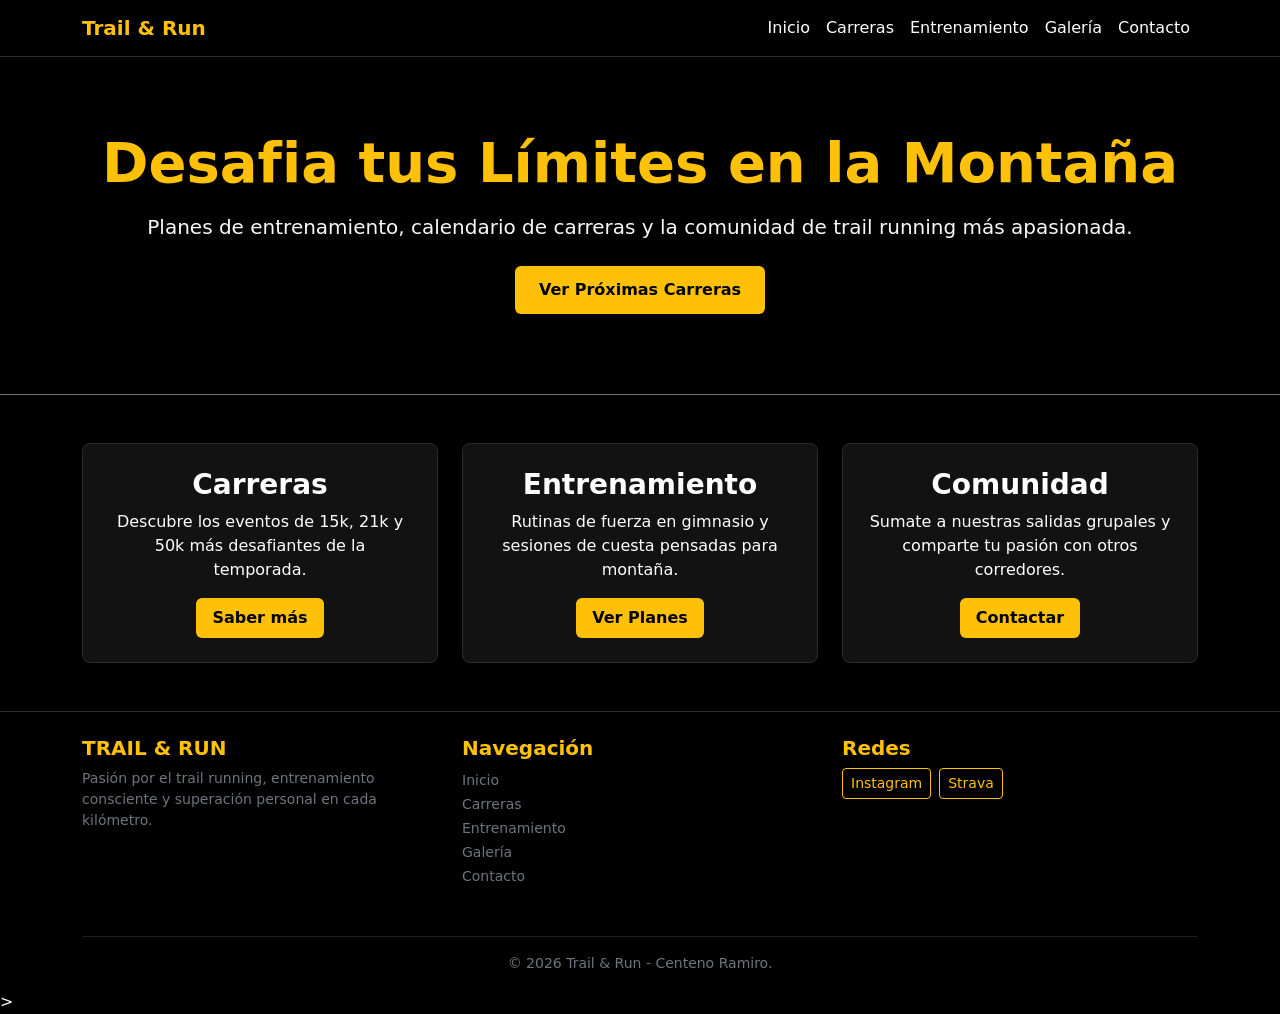
<file: index.html>
<!DOCTYPE html>
<html lang="es">

<head>
    <meta charset="UTF-8">
    <meta name="viewport" content="width=device-width, initial-scale=1.0">
    <!-- Meta etiqueta SEO -->
    <title>Trail & Run | Entrenamiento y Carreras de Trail Running</title>
    <meta name="description" content="Comunidad y entrenamiento de trail running. Descubri el calendario de carreras de montaña, rutinas de fuerza y planes personalizados para todos los niveles.">
    <meta name="keywords" content="trail running, carreras de montaña, entrenamiento de running, 15k, 21k, 50k, comunidad runner,atletismo">
    <meta name="author" content="Ramiro Centeno">
    
    <!-- Bootstrap CSS CDN -->
    <link href="https://cdn.jsdelivr.net/npm/bootstrap@5.3.3/dist/css/bootstrap.min.css" rel="stylesheet">
    <!-- CSS de AOS -->
    <link rel="stylesheet" href="https://unpkg.com/aos@next/dist/aos.css">
    <!-- Estilos Propios -->
    <link rel="stylesheet" href="css/style.css">
</head>

<body>

    <!-- NAVBAR -->
    <nav class="navbar navbar-expand-lg navbar-dark custom-navbar sticky-top">
        <div class="container">
            <a class="navbar-brand fw-bold text-warning" href="index.html">Trail & Run</a>
            <button class="navbar-toggler" type="button" data-bs-toggle="collapse" data-bs-target="#navbarNav"
                aria-controls="navbarNav" aria-expanded="false" aria-label="Toggle navigation">
                <span class="navbar-toggler-icon"></span>
            </button>
            <div class="collapse navbar-collapse" id="navbarNav">
                <ul class="navbar-nav ms-auto">
                    <li class="nav-item"><a class="nav-link active" aria-current="page" href="index.html">Inicio</a></li>
                    <li class="nav-item"><a class="nav-link" href="pages/carreras.html">Carreras</a></li>
                    <li class="nav-item"><a class="nav-link" href="pages/entrenamiento.html">Entrenamiento</a></li>
                    <li class="nav-item"><a class="nav-link" href="pages/galeria.html">Galería</a></li>
                    <li class="nav-item"><a class="nav-link" href="pages/contacto.html">Contacto</a></li>
                </ul>
            </div>
        </div>
    </nav>

    <!-- HERO SECTION -->
    <header class="py-5 text-center border-bottom border-secondary bg-black">
        <div class="container my-4">
            <h1 class="display-4 fw-bold text-warning">Desafia tus Límites en la Montaña</h1>
            <p class="lead my-3 text-light">Planes de entrenamiento, calendario de carreras y la comunidad de trail
                running más apasionada.</p>
            <a href="pages/carreras.html" class="btn-custom my-2">Ver Próximas Carreras</a>
        </div>
    </header>

    <!-- CONTENIDO PRINCIPAL -->
    <main class="container my-5">
        <section class="row g-4 text-center">
            <div class="col-md-4" data-aos="fade-up" data-aos-delay="100">
                <div class="p-4 custom-card h-100 d-flex flex-column justify-content-between">
                    <div>
                        <h3>Carreras</h3>
                        <p>Descubre los eventos de 15k, 21k y 50k más desafiantes de la temporada.</p>
                    </div>
                    <div>
                        <a href="pages/carreras.html" class="btn-custom py-2 px-3">Saber más</a>
                    </div>
                </div>
            </div>
            <div class="col-md-4" data-aos="fade-up" data-aos-delay="200">
                <div class="p-4 custom-card h-100 d-flex flex-column justify-content-between">
                    <div>
                        <h3>Entrenamiento</h3>
                        <p>Rutinas de fuerza en gimnasio y sesiones de cuesta pensadas para montaña.</p>
                    </div>
                    <div>
                        <a href="pages/entrenamiento.html" class="btn-custom py-2 px-3">Ver Planes</a>
                    </div>
                </div>
            </div>
            <div class="col-md-4" data-aos="fade-up" data-aos-delay="300">
                <div class="p-4 custom-card h-100 d-flex flex-column justify-content-between">
                    <div>
                        <h3>Comunidad</h3>
                        <p>Sumate a nuestras salidas grupales y comparte tu pasión con otros corredores.</p>
                    </div>
                    <div>
                        <a href="pages/contacto.html" class="btn-custom py-2 px-3">Contactar</a>
                    </div>
                </div>
            </div>
        </section>
    </main>

    <!-- FOOTER -->
    <footer class="custom-footer pt-4 pb-3">
        <div class="container">
            <div class="row text-center text-md-start">
                <div class="col-md-4 mb-3">
                    <h5 class="text-warning fw-bold">TRAIL & RUN</h5>
                    <p class="small text-secondary">Pasión por el trail running, entrenamiento consciente y superación
                        personal en cada kilómetro.</p>
                </div>
                <div class="col-md-4 mb-3">
                    <h5 class="text-warning fw-bold">Navegación</h5>
                    <ul class="list-unstyled">
                        <li><a href="index.html" class="footer-link small">Inicio</a></li>
                        <li><a href="pages/carreras.html" class="footer-link small">Carreras</a></li>
                        <li><a href="pages/entrenamiento.html" class="footer-link small">Entrenamiento</a></li>
                        <li><a href="pages/galeria.html" class="footer-link small">Galería</a></li>
                        <li><a href="pages/contacto.html" class="footer-link small">Contacto</a></li>
                    </ul>
                </div>
                <div class="col-md-4 mb-3">
                    <h5 class="text-warning fw-bold">Redes</h5>
                    <div class="d-flex gap-2 justify-content-center justify-content-md-start">
                        <a href="#" class="btn btn-outline-warning btn-sm">Instagram</a>
                        <a href="#" class="btn btn-outline-warning btn-sm">Strava</a>
                    </div>
                </div>
            </div>
            <hr class="border-secondary">
            <p class="text-center small text-secondary mb-0">&copy; 2026 Trail & Run - Centeno Ramiro.
            </p>
        </div>
    </footer>

    <!-- Bootstrap JS Bundle CDN -->
    <script src="https://cdn.jsdelivr.net/npm/bootstrap@5.3.3/dist/js/bootstrap.bundle.min.js"></script>

    <!-- JS de AOS e inicializacion -->
     <script src="https://unpkg.com/aos@next/dist/aos.js"></script>
     <script>
        AOS.init();
     </script>
</body>

</html>>
</file>
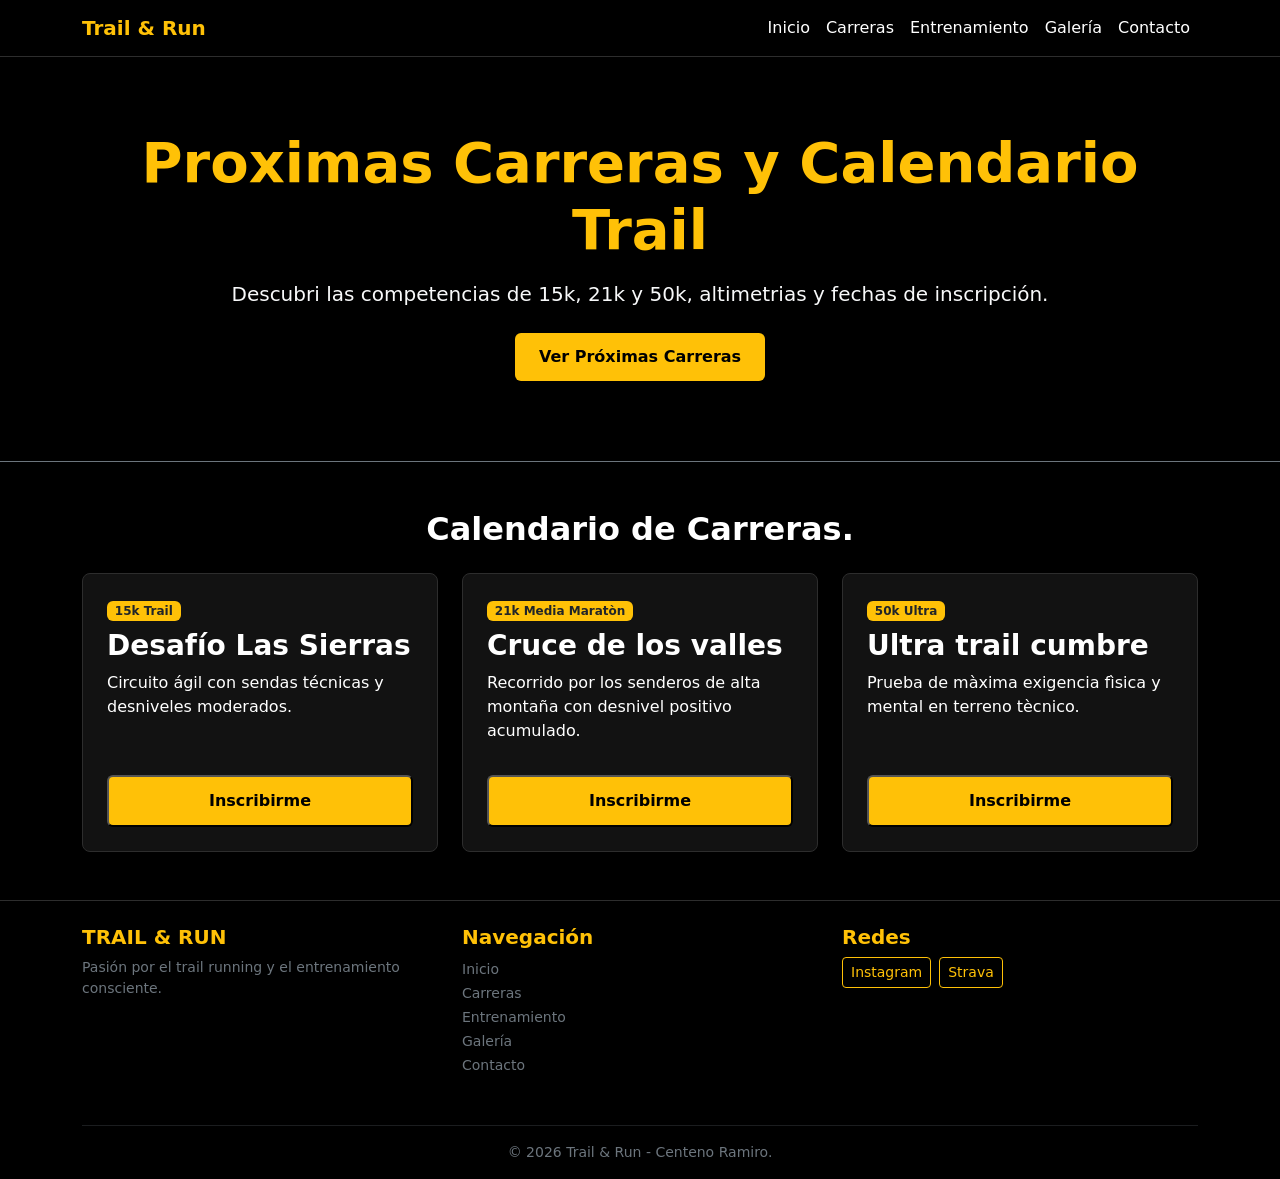
<file: pages/carreras.html>
<!DOCTYPE html>
<html lang="es">

<head>
    <meta charset="UTF-8">
    <meta name="viewport" content="width=device-width, initial-scale=1.0">
    <!-- Meta etiquetas SEO -->
    <title>Calendario de Carreras | Trail & Run</title>
    <meta name="description" content="Explora lasproximas carreras de trail running y ultramaratones de montaña. Distancias de 15k, 21k y 50k con altimetria y fechas de inscripcion.">
    <meta name="keywords" content="carreras de montaña, trail running argentina, maraton de montaña, 21k trail, 50k ultra, inscripcion carreras">
    <meta name="author" content="Ramiro Centeno">
    <!-- Bootstrap CSS CDN -->
    <link href="https://cdn.jsdelivr.net/npm/bootstrap@5.3.3/dist/css/bootstrap.min.css" rel="stylesheet">
    <link rel="stylesheet" href="https://unpkg.com/aos@next/dist/aos.css" />
    <link rel="stylesheet" href="../css/style.css">
</head>

<body>

    <!-- NAVBAR  -->
    <nav class="navbar navbar-expand-lg navbar-dark custom-navbar sticky-top">
        <div class="container">
            <a class="navbar-brand fw-bold text-warning" href="../index.html">Trail & Run</a>
            <button class="navbar-toggler" type="button" data-bs-toggle="collapse" data-bs-target="#navbarNav">
                <span class="navbar-toggler-icon"></span>
            </button>
            <div class="collapse navbar-collapse" id="navbarNav">
                <ul class="navbar-nav ms-auto">
                    <li class="nav-item"><a class="nav-link" href="../index.html">Inicio</a></li>
                    <li class="nav-item"><a class="nav-link active" aria-current="page"
                            href="./carreras.html">Carreras</a></li>
                    <li class="nav-item"><a class="nav-link" href="./entrenamiento.html">Entrenamiento</a></li>
                    <li class="nav-item"><a class="nav-link" href="./galeria.html">Galería</a></li>
                    <li class="nav-item"><a class="nav-link" href="./contacto.html">Contacto</a></li>
                </ul>
            </div>
        </div>
    </nav>

    <!-- HERO SECTION -->
    <header class="py-5 text-center border-bottom border-secondary bg-black">
        <div class="container my-4">
            <h1 class="display-4 fw-bold text-warning">Proximas Carreras y Calendario Trail</h1>
            <p class="lead my-3 text-light">Descubri las competencias de 15k, 21k y 50k, altimetrias y fechas de inscripción.</p>
            <a href="./carreras.html" class="btn-custom my-2">Ver Próximas Carreras</a>
        </div>
    </header>

    <main class="container my-5">
        <h2 class="text-center mb-4">Calendario de Carreras.</h2>

        <!-- Abre grilla -->
        <div class="row g-4">
            <!-- card 1 -->
            <div class="col-md-4" data-aos="fade-up">
                <div class="p-4 custom-card h-100 d-flex flex-column justify-content-between">
                    <div>
                        <span class="badge bg-warning text-dark mb-2 fw-bold">15k Trail</span>
                        <h3>Desafío Las Sierras</h3>
                        <p>Circuito ágil con sendas técnicas y desniveles moderados.</p>
                    </div>
                    <button class="btn-custom w-100 mt-3">Inscribirme</button>
                </div>
            </div>



            <!-- card 2 -->
            <div class="col-md-4" data-aos="fade-up" data-aos-delay="100">
                <div class="p-4 custom-card h-100 d-flex flex-column justify-content-between">
                    <div>
                        <span class="badge bg-warning text-dark mb-2 fw-bold">21k Media Maratòn</span>
                        <h3>Cruce de los valles</h3>
                        <p>Recorrido por los senderos de alta montaña con desnivel positivo acumulado.</p>
                    </div>
                    <button class="btn-custom w-100 mt-3">Inscribirme</button>
                </div>
            </div>


            <!-- card 3 -->
            <div class="col-md-4" data-aos="fade-up" data-aos-delay="200">
                <div class="p-4 custom-card h-100 d-flex flex-column justify-content-between">
                    <div>
                        <span class="badge bg-warning text-dark mb-2 fw-bold">50k Ultra</span>
                        <h3>Ultra trail cumbre</h3>
                        <p>Prueba de màxima exigencia fìsica y mental en terreno tècnico.</p>
                    </div>
                    <button class="btn-custom w-100 mt-3">Inscribirme</button>
                </div>
            </div>
        </div>
    </main>

    <!-- FOOTER -->
    <footer class="custom-footer pt-4 pb-3">
        <div class="container">
            <div class="row text-center text-md-start">
                <div class="col-md-4 mb-3">
                    <h5 class="text-warning fw-bold">TRAIL & RUN</h5>
                    <p class="small text-secondary">Pasión por el trail running y el entrenamiento consciente.</p>
                </div>
                <div class="col-md-4 mb-3">
                    <h5 class="text-warning fw-bold">Navegación</h5>
                    <ul class="list-unstyled">
                        <li><a href="../index.html" class="footer-link small">Inicio</a></li>
                        <li><a href="./carreras.html" class="footer-link small">Carreras</a></li>
                        <li><a href="./entrenamiento.html" class="footer-link small">Entrenamiento</a></li>
                        <li><a href="./galeria.html" class="footer-link small">Galería</a></li>
                        <li><a href="./contacto.html" class="footer-link small">Contacto</a></li>
                    </ul>
                </div>
                <div class="col-md-4 mb-3">
                    <h5 class="text-warning fw-bold">Redes</h5>
                    <div class="d-flex gap-2 justify-content-center justify-content-md-start">
                        <a href="#" class="btn btn-outline-warning btn-sm">Instagram</a>
                        <a href="#" class="btn btn-outline-warning btn-sm">Strava</a>
                    </div>
                </div>
            </div>
            <hr class="border-secondary">
            <p class="text-center small text-secondary mb-0">&copy; 2026 Trail & Run - Centeno Ramiro.
            </p>
        </div>
    </footer>

    <!-- Bootstrap JS CDN -->
    <script src="https://cdn.jsdelivr.net/npm/bootstrap@5.3.3/dist/js/bootstrap.bundle.min.js"></script>
    <script src="https://unpkg.com/aos@next/dist/aos.js"></script>
    <script>
        AOS.init();
    </script>
</body>

</html>
</file>
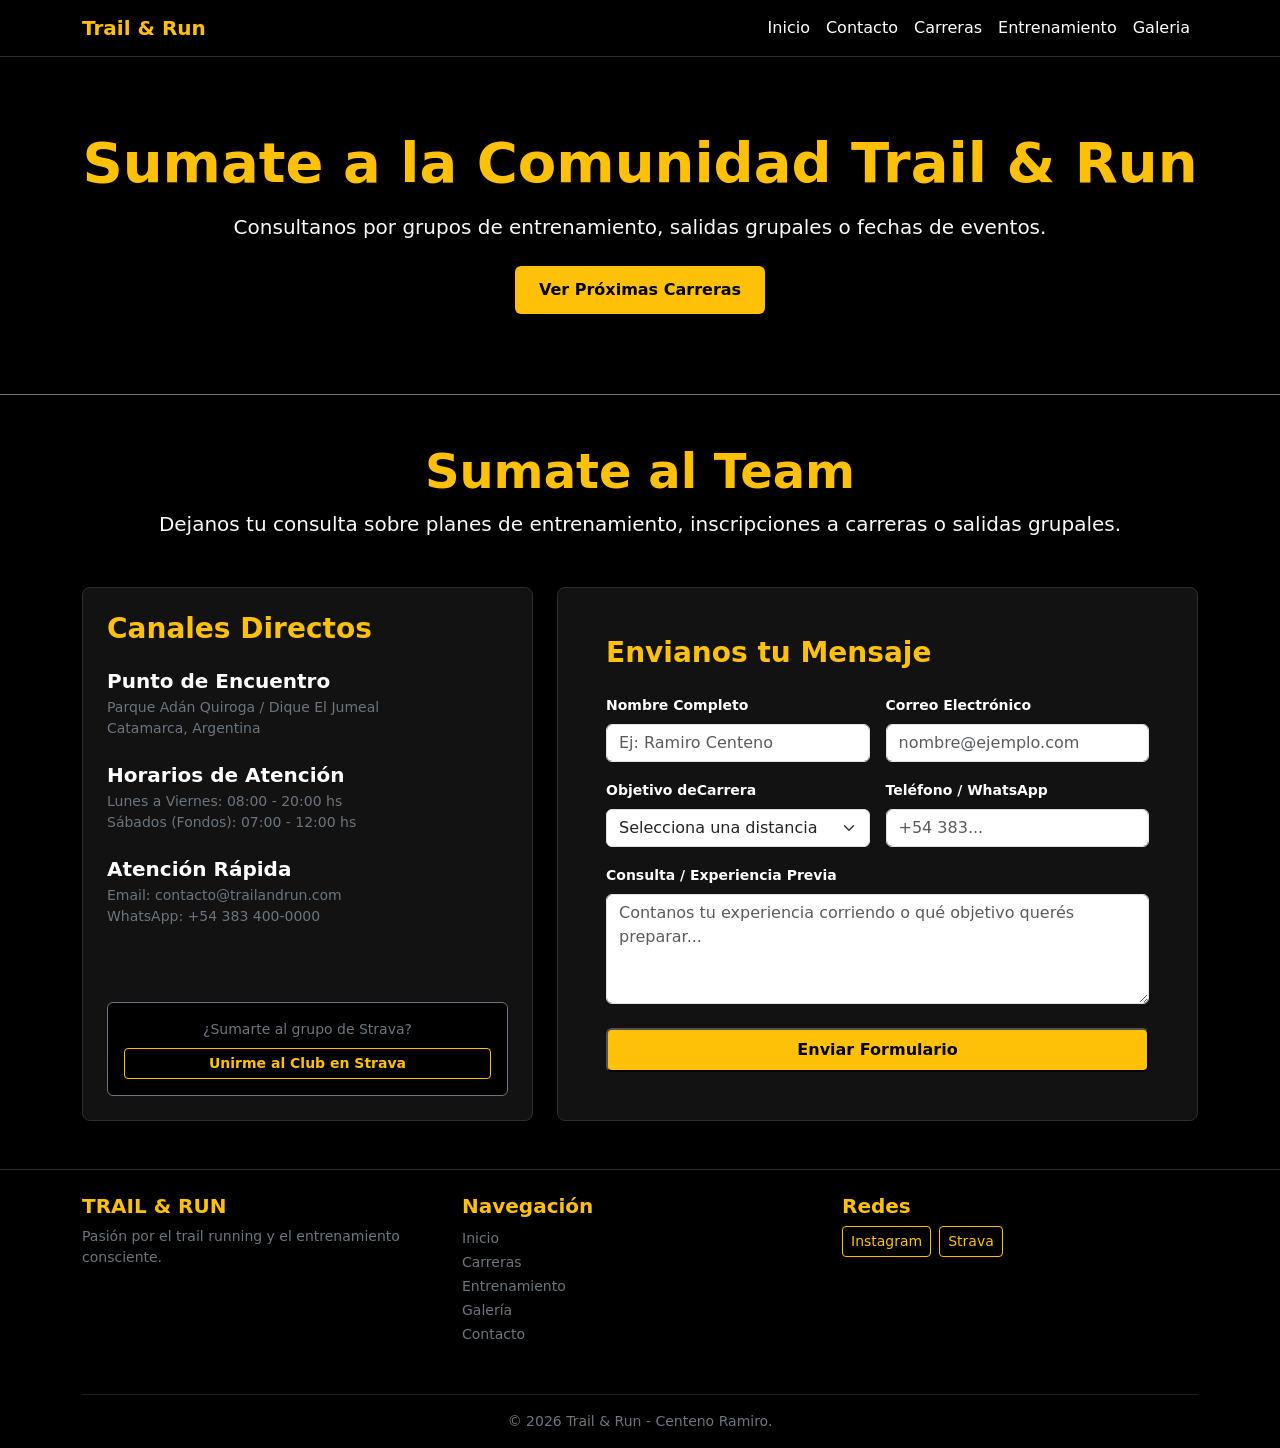
<file: pages/contacto.html>
<!DOCTYPE html>
<html lang="es">

<head>
    <meta charset="UTF-8">
    <meta name="viewport" content="width=device-width, initial-scale=1.0">
    <!-- Meta etiquetas SEO -->
    <title>Contacto y Comunidad | Trail & Run</title>
    <meta name="description" content="Ponete en contacto con el equipo de Trail & Run. Sumanos tus dudas sobre grupos de entrenamiento, sumate a las salidas de fin de semana o consultanos sobre eventos. ">
    <meta name="keywords" content="contacto trail running, grupo de entrenamiento running, sumarme a carreras, consultas trial">
    <meta name="author" content="Ramiro Centeno">
    <!-- Bootstrap CSS CDN -->
    <link href="https://cdn.jsdelivr.net/npm/bootstrap@5.3.3/dist/css/bootstrap.min.css" rel="stylesheet">
    <link rel="stylesheet" href="https://unpkg.com/aos@next/dist/aos.css" />
    <link rel="stylesheet" href="../css/style.css">
</head>

<body>

    <!-- NAVBAR  -->
    <nav class="navbar navbar-expand-lg navbar-dark custom-navbar sticky-top">
        <div class="container">
            <a class="navbar-brand fw-bold text-warning" href="../index.html">Trail & Run</a>
            <button class="navbar-toggler" type="button" data-bs-toggle="collapse" data-bs-target="#navbarNav">
                <span class="navbar-toggler-icon"></span>
            </button>
            <div class="collapse navbar-collapse" id="navbarNav">
                <ul class="navbar-nav ms-auto">
                    <li class="nav-item"><a class="nav-link" href="../index.html">Inicio</a></li>
                    <li class="nav-item"><a class="nav-link active" aria-current="page"
                            href="./contacto.html">Contacto</a></li>
                    <li class="nav-item"><a class="nav-link" href="./carreras.html">Carreras</a></li>
                    <li class="nav-item"><a class="nav-link" href="./entrenamiento.html">Entrenamiento</a></li>
                    <li class="nav-item"><a class="nav-link" href="./galeria.html">Galeria</a></li>
                </ul>
            </div>
        </div>
    </nav>

    <!-- HERO SECTION -->
    <header class="py-5 text-center border-bottom border-secondary bg-black">
        <div class="container my-4">
            <h1 class="display-4 fw-bold text-warning">Sumate a la Comunidad Trail & Run</h1>
            <p class="lead my-3 text-light">Consultanos por grupos de entrenamiento, salidas grupales o fechas de eventos.</p>
            <a href="./carreras.html" class="btn-custom my-2">Ver Próximas Carreras</a>
        </div>
    </header>

    <main class="container my-5">
        <!-- TÍTULO DE LA SECCIÓN -->
        <section class="text-center mb-5">
            <h2 class="display-5 fw-bold text-warning">Sumate al Team</h2>
            <p class="lead text-light">Dejanos tu consulta sobre planes de entrenamiento, inscripciones a carreras o
                salidas grupales.</p>
        </section>

        <div class="row g-4 align-items-stretch">
            <!-- COLUMNA IZQUIERDA: INFORMACIÓN Y CANALES -->
            <div class="col-lg-5">
                <div class="p-4 custom-card h-100 d-flex flex-column justify-content-between">
                    <div>
                        <h3 class="text-warning mb-4">Canales Directos</h3>

                        <div class="mb-4">
                            <h5 class="text-white mb-1">Punto de Encuentro</h5>
                            <p class="text-secondary small mb-0">Parque Adán Quiroga / Dique El Jumeal</p>
                            <p class="text-secondary small">Catamarca, Argentina</p>
                        </div>

                        <div class="mb-4">
                            <h5 class="text-white mb-1">Horarios de Atención</h5>
                            <p class="text-secondary small mb-0">Lunes a Viernes: 08:00 - 20:00 hs</p>
                            <p class="text-secondary small">Sábados (Fondos): 07:00 - 12:00 hs</p>
                        </div>

                        <div class="mb-4">
                            <h5 class="text-white mb-1">Atención Rápida</h5>
                            <p class="text-secondary small mb-0">Email: contacto@trailandrun.com</p>
                            <p class="text-secondary small">WhatsApp: +54 383 400-0000</p>
                        </div>
                    </div>

                    <!-- Botón a red social -->
                    <div class="p-3 bg-black rounded border border-secondary text-center mt-3">
                        <p class="small text-secondary mb-2">¿Sumarte al grupo de Strava?</p>
                        <a href="#" class="btn btn-outline-warning btn-sm w-100 fw-bold">Unirme al Club en Strava</a>
                    </div>
                </div>
            </div>

            <!-- COLUMNA DERECHA: FORMULARIO DE BOOTSTRAP -->
            <div class="col-lg-7">
                <div class="p-4 p-md-5 custom-card h-100">
                    <h3 class="text-warning mb-4">Envianos tu Mensaje</h3>

                    <form action="#" method="POST">
                        <div class="row g-3">
                            <!-- Nombre -->
                            <div class="col-md-6">
                                <label for="nombre" class="form-label text-white small fw-bold">Nombre Completo</label>
                                <input type="text" class="form-control custom-input" id="nombre"
                                    placeholder="Ej: Ramiro Centeno" required>
                            </div>

                            <!-- Email -->
                            <div class="col-md-6">
                                <label for="email" class="form-label text-white small fw-bold">Correo
                                    Electrónico</label>
                                <input type="email" class="form-control custom-input" id="email"
                                    placeholder="nombre@ejemplo.com" required>
                            </div>

                            <!-- Selección de Nivel - Distancia -->
                            <div class="col-md-6">
                                <label for="distancia" class="form-label text-white small fw-bold">Objetivo
                                    deCarrera</label>
                                <select class="form-select custom-input" id="distancia">
                                    <option selected disabled>Selecciona una distancia</option>
                                    <option value="15k">15k - Inicial / Media Montaña</option>
                                    <option value="21k">21k - Media Maratón Trail</option>
                                    <option value="50k">50k - Ultra Trail / Endurance</option>
                                </select>
                            </div>

                            <!-- Teléfono -->
                            <div class="col-md-6">
                                <label for="telefono" class="form-label text-white small fw-bold">Teléfono /
                                    WhatsApp</label>
                                <input type="tel" class="form-control custom-input" id="telefono"
                                    placeholder="+54 383...">
                            </div>

                            <!-- Mensaje -->
                            <div class="col-12">
                                <label for="mensaje" class="form-label text-white small fw-bold">Consulta / Experiencia
                                    Previa</label>
                                <textarea class="form-control custom-input" id="mensaje" rows="4"
                                    placeholder="Contanos tu experiencia corriendo o qué objetivo querés preparar..."></textarea>
                            </div>

                            <!-- Botón Enviar -->
                            <div class="col-12 mt-4">
                                <button type="submit" class="btn-custom w-100 py-2">Enviar Formulario</button>
                            </div>
                        </div>
                    </form>
                </div>
            </div>
        </div>
    </main>


    <!-- FOOTER -->
    <footer class="custom-footer pt-4 pb-3">
        <div class="container">
            <div class="row text-center text-md-start">
                <div class="col-md-4 mb-3">
                    <h5 class="text-warning fw-bold">TRAIL & RUN</h5>
                    <p class="small text-secondary">Pasión por el trail running y el entrenamiento consciente.</p>
                </div>
                <div class="col-md-4 mb-3">
                    <h5 class="text-warning fw-bold">Navegación</h5>
                    <ul class="list-unstyled">
                        <li><a href="../index.html" class="footer-link small">Inicio</a></li>
                        <li><a href="./carreras.html" class="footer-link small">Carreras</a></li>
                        <li><a href="./entrenamiento.html" class="footer-link small">Entrenamiento</a></li>
                        <li><a href="./galeria.html" class="footer-link small">Galería</a></li>
                        <li><a href="./contacto.html" class="footer-link small">Contacto</a></li>
                    </ul>
                </div>
                <div class="col-md-4 mb-3">
                    <h5 class="text-warning fw-bold">Redes</h5>
                    <div class="d-flex gap-2 justify-content-center justify-content-md-start">
                        <a href="#" class="btn btn-outline-warning btn-sm">Instagram</a>
                        <a href="#" class="btn btn-outline-warning btn-sm">Strava</a>
                    </div>
                </div>
            </div>
            <hr class="border-secondary">
            <p class="text-center small text-secondary mb-0">&copy; 2026 Trail & Run - Centeno Ramiro.
            </p>
        </div>
    </footer>

    <!-- Bootstrap JS CDN -->
    <script src="https://cdn.jsdelivr.net/npm/bootstrap@5.3.3/dist/js/bootstrap.bundle.min.js"></script>
    <script src="https://unpkg.com/aos@next/dist/aos.js"></script>
    <script>
        AOS.init();
    </script>
</body>

</html>
</file>
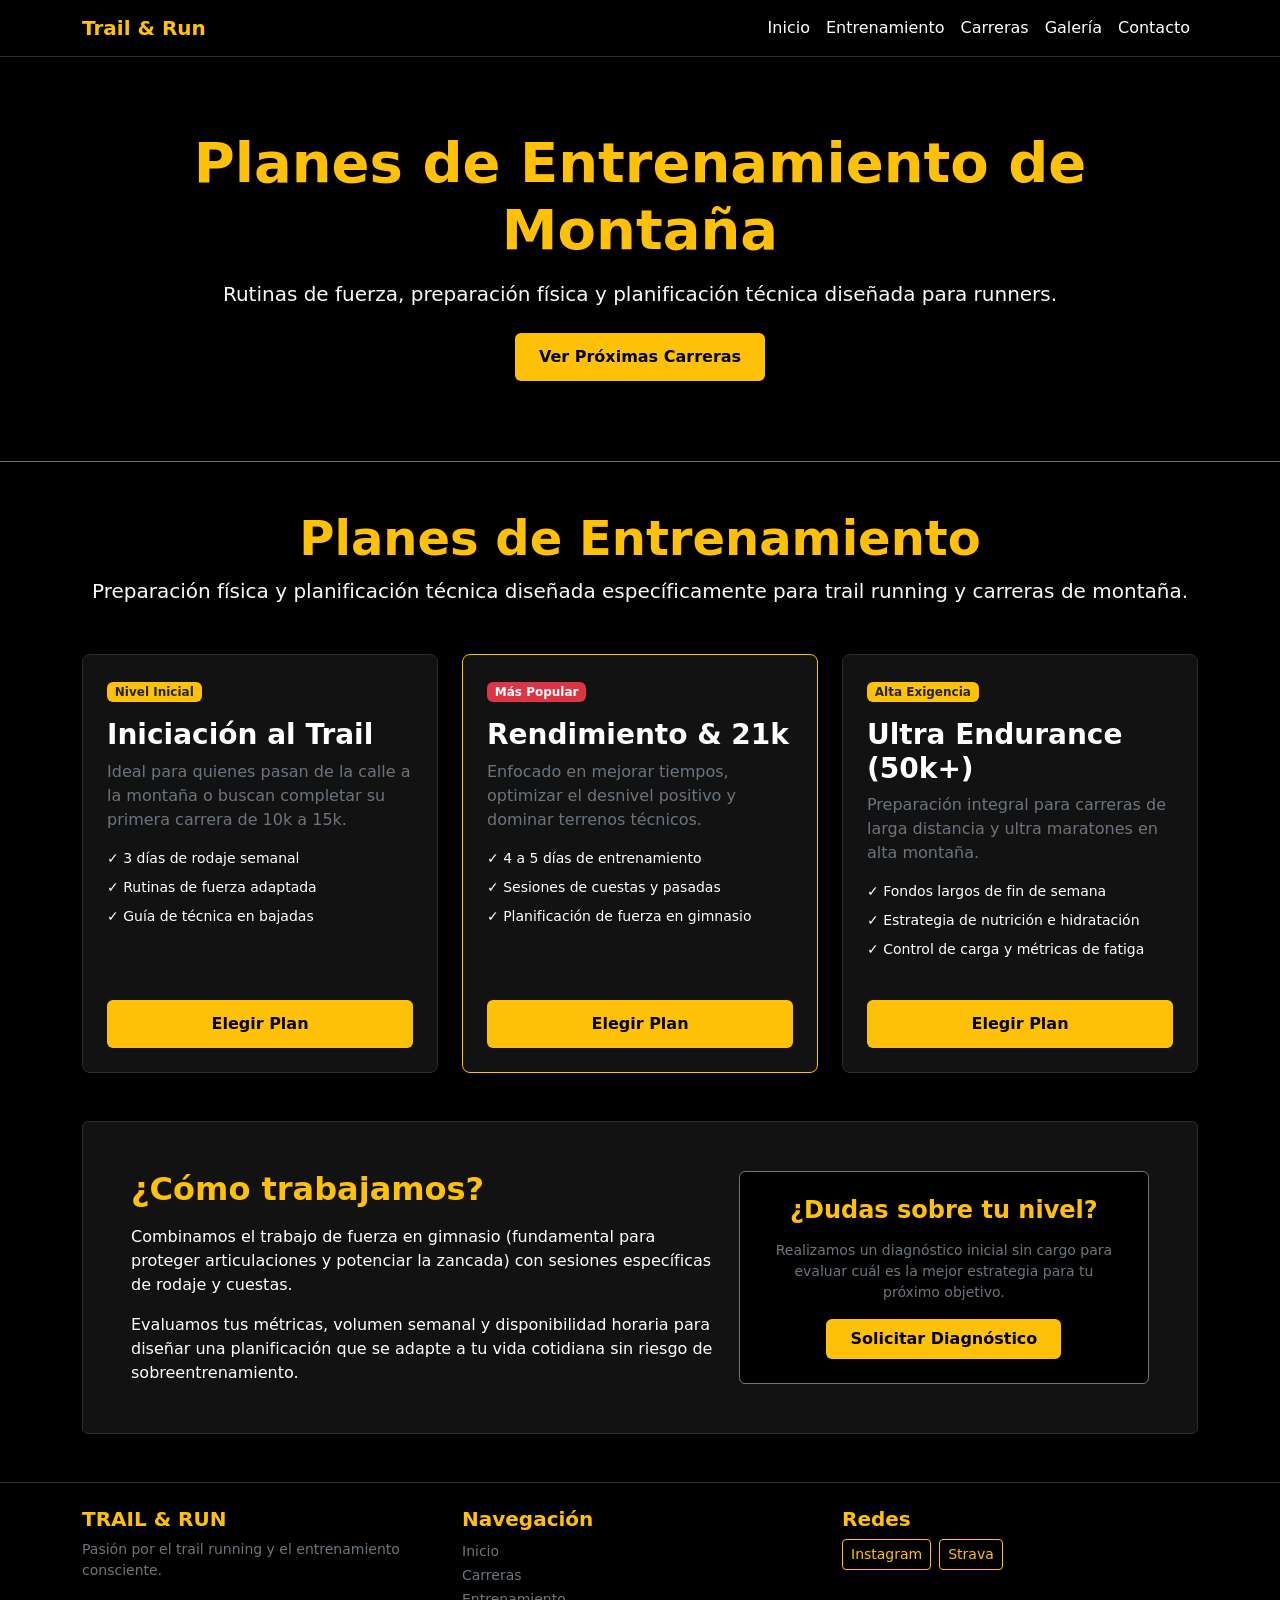
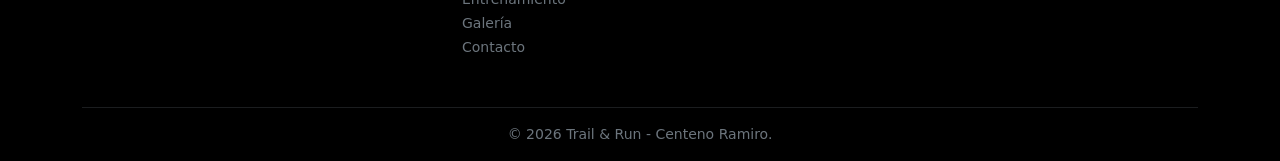
<file: pages/entrenamiento.html>
<!DOCTYPE html>
<html lang="es">

<head>
    <meta charset="UTF-8">
    <meta name="viewport" content="width=device-width, initial-scale=1.0">
    <!-- Meta etiquetas SEO -->
    <title>Palnes de Entrenamiento | Trail & Run</title>
    <meta name="description" content="Planes de entrenamiento espesificos para trail running: rutinas de fuerza, desnivel positivo, tecnicas de bajadas y preparacion fisica para montaña.">
    <meta name="keywords" content="rutinas trail running, entrenamiento de fuerza runners, desnivel positivo, preparacion fisica atletismo, gimnasio runners">
    <meta name="author" content="Ramiro Centeno">
    <!-- Bootstrap CSS CDN -->
    <link href="https://cdn.jsdelivr.net/npm/bootstrap@5.3.3/dist/css/bootstrap.min.css" rel="stylesheet">
    <link rel="stylesheet" href="https://unpkg.com/aos@next/dist/aos.css" />
    <link rel="stylesheet" href="../css/style.css">
</head>

<body>

    <!-- NAVBAR  -->
    <nav class="navbar navbar-expand-lg navbar-dark custom-navbar sticky-top">
        <div class="container">
            <a class="navbar-brand fw-bold text-warning" href="../index.html">Trail & Run</a>
            <button class="navbar-toggler" type="button" data-bs-toggle="collapse" data-bs-target="#navbarNav">
                <span class="navbar-toggler-icon"></span>
            </button>
            <div class="collapse navbar-collapse" id="navbarNav">
                <ul class="navbar-nav ms-auto">
                    <li class="nav-item"><a class="nav-link" href="../index.html">Inicio</a></li>
                    <li class="nav-item"><a class="nav-link active" aria-current="page"
                            href="./entrenamiento.html">Entrenamiento</a></li>
                    <li class="nav-item"><a class="nav-link" href="./carreras.html">Carreras</a></li>
                    <li class="nav-item"><a class="nav-link" href="./galeria.html">Galería</a></li>
                    <li class="nav-item"><a class="nav-link" href="./contacto.html">Contacto</a></li>
                </ul>
            </div>
        </div>
    </nav>

    <!-- HERO SECTION -->
    <header class="py-5 text-center border-bottom border-secondary bg-black">
        <div class="container my-4">
            <h1 class="display-4 fw-bold text-warning">Planes de Entrenamiento de Montaña</h1>
            <p class="lead my-3 text-light">Rutinas de fuerza, preparación física y planificación técnica diseñada para runners.</p>
            <a href="./carreras.html" class="btn-custom my-2">Ver Próximas Carreras</a>
        </div>
    </header>

    <main class="container my-5">
        <!-- TÍTULO DE LA SECCIÓN -->
        <section class="text-center mb-5">
            <h2 class="display-5 fw-bold text-warning">Planes de Entrenamiento</h2>
            <p class="lead text-light">Preparación física y planificación técnica diseñada específicamente para trail
                running y carreras de montaña.</p>
        </section>

        <!-- BLOQUE 1: TARJETAS DE PLANES (GRID DE BOOTSTRAP) -->
        <section class="row g-4 mb-5">
            <!-- Plan Inicial -->
            <div class="col-md-4" data-aos="fade-up" data-aos-delay="100">
                <div class="p-4 custom-card h-100 d-flex flex-column justify-content-between">
                    <div>
                        <span class="badge bg-warning text-dark mb-3 fw-bold">Nivel Inicial</span>
                        <h3>Iniciación al Trail</h3>
                        <p class="text-secondary">Ideal para quienes pasan de la calle a la montaña o buscan completar
                            su primera carrera de 10k a 15k.</p>
                        <ul class="list-unstyled text-start small mt-3">
                            <li class="mb-2">✓ 3 días de rodaje semanal</li>
                            <li class="mb-2">✓ Rutinas de fuerza adaptada</li>
                            <li class="mb-2">✓ Guía de técnica en bajadas</li>
                        </ul>
                    </div>
                    <div class="mt-4">
                        <a href="./contacto.html" class="btn-custom w-100 text-center">Elegir Plan</a>
                    </div>
                </div>
            </div>

            <!-- Plan Avanzado / Destacado -->
            <div class="col-md-4" data-aos="fade-up" data-aos-delay="200">
                <div
                    class="p-4 custom-card h-100 d-flex flex-column justify-content-between border-warning position-relative">
                    <div>
                        <span class="badge bg-danger text-white mb-3 fw-bold">Más Popular</span>
                        <h3>Rendimiento & 21k</h3>
                        <p class="text-secondary">Enfocado en mejorar tiempos, optimizar el desnivel positivo y dominar
                            terrenos técnicos.</p>
                        <ul class="list-unstyled text-start small mt-3">
                            <li class="mb-2">✓ 4 a 5 días de entrenamiento</li>
                            <li class="mb-2">✓ Sesiones de cuestas y pasadas</li>
                            <li class="mb-2">✓ Planificación de fuerza en gimnasio</li>
                        </ul>
                    </div>
                    <div class="mt-4">
                        <a href="./contacto.html" class="btn-custom w-100 text-center">Elegir Plan</a>
                    </div>
                </div>
            </div>

            <!-- Plan Ultra Trail -->
            <div class="col-md-4"  data-aos="fade-up" data-aos-delay="300">
                <div class="p-4 custom-card h-100 d-flex flex-column justify-content-between">
                    <div>
                        <span class="badge bg-warning text-dark mb-3 fw-bold">Alta Exigencia</span>
                        <h3>Ultra Endurance (50k+)</h3>
                        <p class="text-secondary">Preparación integral para carreras de larga distancia y ultra
                            maratones en alta montaña.</p>
                        <ul class="list-unstyled text-start small mt-3">
                            <li class="mb-2">✓ Fondos largos de fin de semana</li>
                            <li class="mb-2">✓ Estrategia de nutrición e hidratación</li>
                            <li class="mb-2">✓ Control de carga y métricas de fatiga</li>
                        </ul>
                    </div>
                    <div class="mt-4">
                        <a href="./contacto.html" class="btn-custom w-100 text-center">Elegir Plan</a>
                    </div>
                </div>
            </div>
        </section>

        <!-- BLOQUE 2: INFORMACIÓN METODOLÓGICA -->
        <section class="p-4 p-md-5 custom-card rounded mb-5">
            <div class="row align-items-center g-4">
                <div class="col-lg-7">
                    <h2 class="text-warning mb-3">¿Cómo trabajamos?</h2>
                    <p>Combinamos el trabajo de fuerza en gimnasio (fundamental para proteger articulaciones y
                        potenciar la zancada) con sesiones específicas de rodaje y cuestas.</p>
                    <p class="mb-0">Evaluamos tus métricas, volumen semanal y disponibilidad horaria para diseñar una
                        planificación que se adapte a tu vida cotidiana sin riesgo de sobreentrenamiento.</p>
                </div>
                <div class="col-lg-5 text-center">
                    <div class="p-4 bg-black rounded border border-secondary">
                        <h4 class="text-warning">¿Dudas sobre tu nivel?</h4>
                        <p class="small text-secondary my-3">Realizamos un diagnóstico inicial sin cargo para evaluar
                            cuál es la mejor estrategia para tu próximo objetivo.</p>
                        <a href="./contacto.html" class="btn-custom py-2 px-4">Solicitar Diagnóstico</a>
                    </div>
                </div>
            </div>
        </section>
    </main>

    <!-- FOOTER -->
    <footer class="custom-footer pt-4 pb-3">
        <div class="container">
            <div class="row text-center text-md-start">
                <div class="col-md-4 mb-3">
                    <h5 class="text-warning fw-bold">TRAIL & RUN</h5>
                    <p class="small text-secondary">Pasión por el trail running y el entrenamiento consciente.</p>
                </div>
                <div class="col-md-4 mb-3">
                    <h5 class="text-warning fw-bold">Navegación</h5>
                    <ul class="list-unstyled">
                        <li><a href="../index.html" class="footer-link small">Inicio</a></li>
                        <li><a href="./carreras.html" class="footer-link small">Carreras</a></li>
                        <li><a href="./entrenamiento.html" class="footer-link small">Entrenamiento</a></li>
                        <li><a href="./galeria.html" class="footer-link small">Galería</a></li>
                        <li><a href="./contacto.html" class="footer-link small">Contacto</a></li>
                    </ul>
                </div>
                <div class="col-md-4 mb-3">
                    <h5 class="text-warning fw-bold">Redes</h5>
                    <div class="d-flex gap-2 justify-content-center justify-content-md-start">
                        <a href="#" class="btn btn-outline-warning btn-sm">Instagram</a>
                        <a href="#" class="btn btn-outline-warning btn-sm">Strava</a>
                    </div>
                </div>
            </div>
            <hr class="border-secondary">
            <p class="text-center small text-secondary mb-0">&copy; 2026 Trail & Run - Centeno Ramiro.
            </p>
        </div>
    </footer>

    <!-- Bootstrap JS CDN -->
    <script src="https://cdn.jsdelivr.net/npm/bootstrap@5.3.3/dist/js/bootstrap.bundle.min.js"></script>
    <script src="https://unpkg.com/aos@next/dist/aos.js"></script>
    <script>
        AOS.init();
    </script>
</body>

</html>
</file>
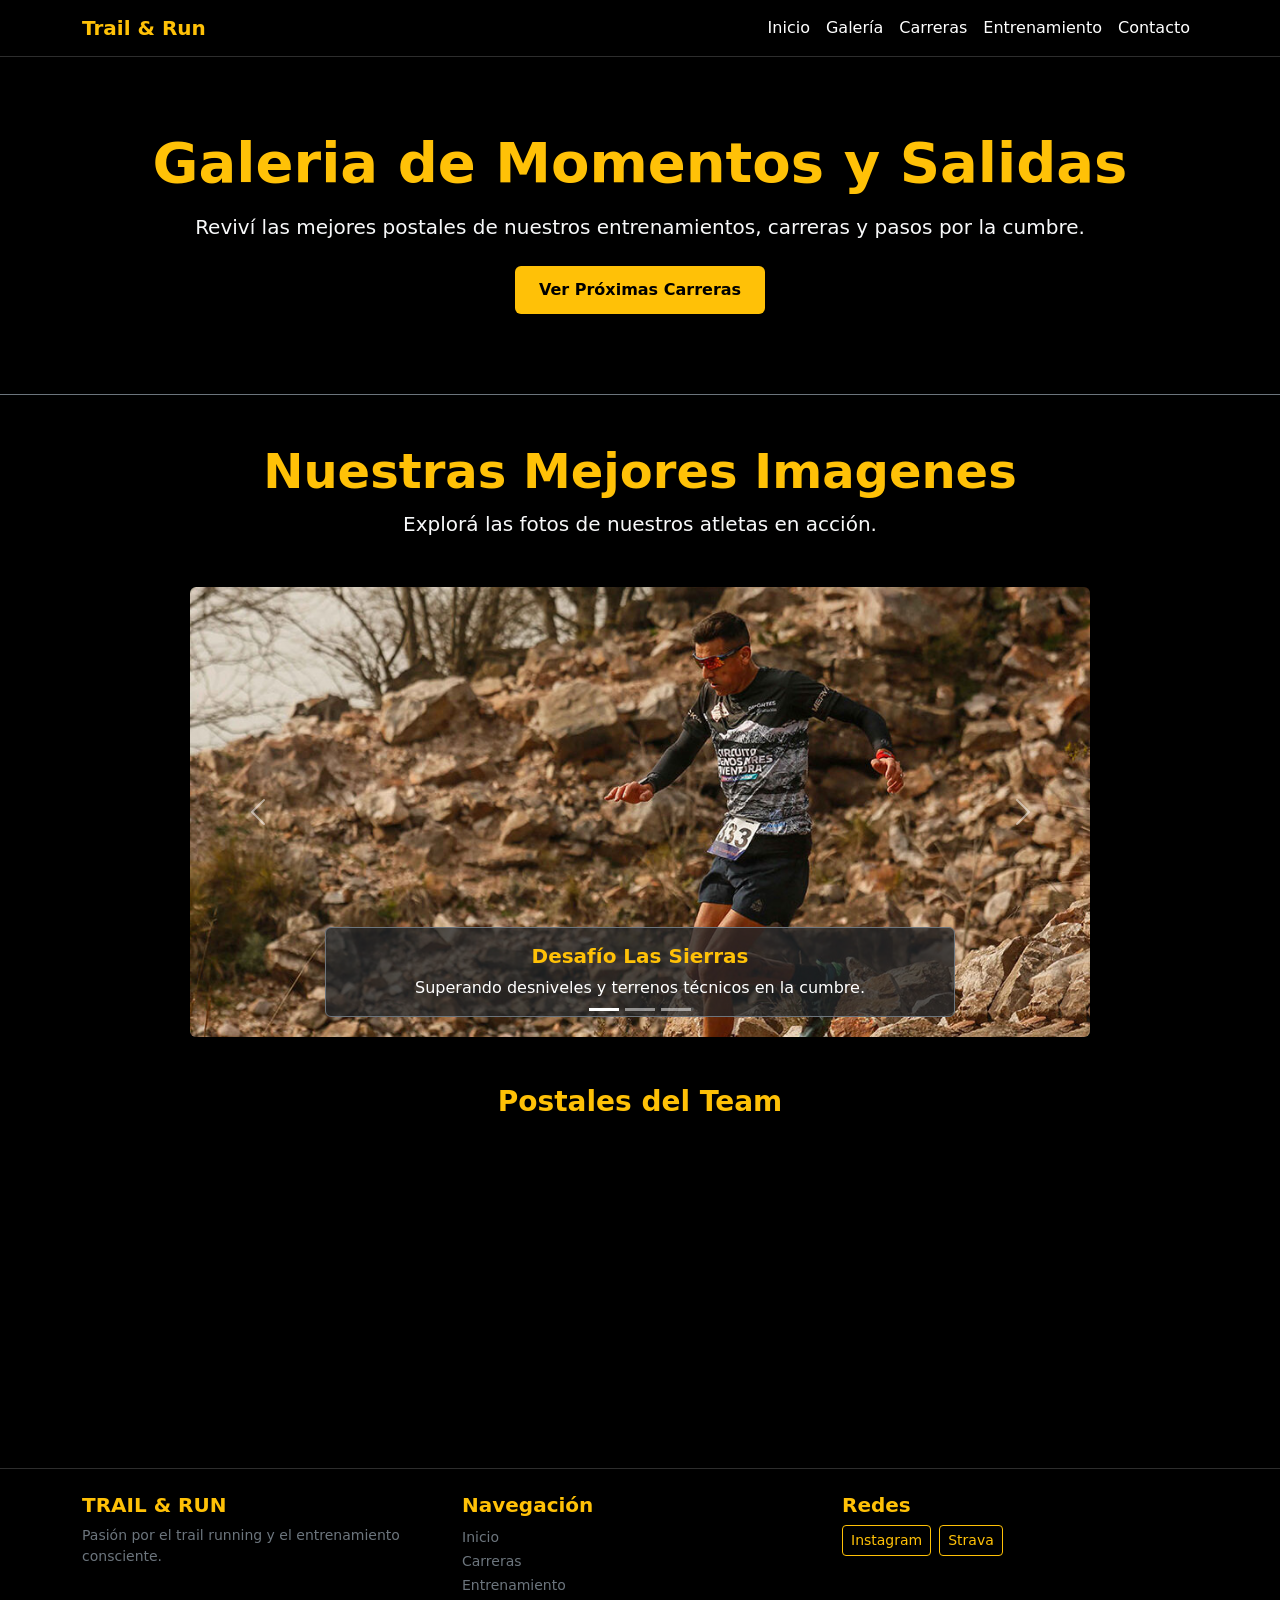
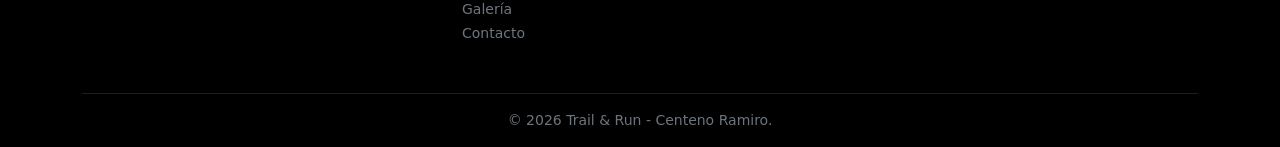
<file: pages/galeria.html>
<!DOCTYPE html>
<html lang="es">

<head>
    <meta charset="UTF-8">
    <meta name="viewport" content="width=device-width, initial-scale=1.0">
    <!-- Meta etiquetas SEO -->
    <title>Galeria de Fotos | Trail & Run</title>
    <meta name="description" content="Mira la galeria de imagenes de nuestros entrenamientos, paisajes de montaña y momentos inolvidables en las llegadas a la meta del equipo.">
    <meta name="keywords" content="fotos trail running, paisajes de montaña, imagenes de carreras, team trail, cumbre trail">
    <meta name="author" content="Ramiro Centeno">
    <!-- Bootstrap CSS CDN -->
    <link href="https://cdn.jsdelivr.net/npm/bootstrap@5.3.3/dist/css/bootstrap.min.css" rel="stylesheet">
    <link rel="stylesheet" href="https://unpkg.com/aos@next/dist/aos.css" />
    <link rel="stylesheet" href="../css/style.css">
</head>

<body>

    <!-- NAVBAR  -->
    <nav class="navbar navbar-expand-lg navbar-dark custom-navbar sticky-top">
        <div class="container">
            <a class="navbar-brand fw-bold text-warning" href="../index.html">Trail & Run</a>
            <button class="navbar-toggler" type="button" data-bs-toggle="collapse" data-bs-target="#navbarNav">
                <span class="navbar-toggler-icon"></span>
            </button>
            <div class="collapse navbar-collapse" id="navbarNav">
                <ul class="navbar-nav ms-auto">
                    <li class="nav-item"><a class="nav-link" href="../index.html">Inicio</a></li>
                    <li class="nav-item"><a class="nav-link active" aria-current="page"
                            href="./galeria.html">Galería</a></li>
                    <li class="nav-item"><a class="nav-link" href="./carreras.html">Carreras</a></li>
                    <li class="nav-item"><a class="nav-link" href="./entrenamiento.html">Entrenamiento</a></li>
                    <li class="nav-item"><a class="nav-link" href="./contacto.html">Contacto</a></li>
                </ul>
            </div>
        </div>
    </nav>

    <!-- HERO SECTION -->
    <header class="py-5 text-center border-bottom border-secondary bg-black">
        <div class="container my-4">
            <h1 class="display-4 fw-bold text-warning">Galeria de Momentos y Salidas</h1>
            <p class="lead my-3 text-light">Reviví las mejores postales de nuestros entrenamientos, carreras y pasos por la cumbre.</p>
            <a href="./carreras.html" class="btn-custom my-2">Ver Próximas Carreras</a>
        </div>
    </header>

    <main class="container my-5">
        <!-- TÍTULO DE LA SECCIÓN -->
        <section class="text-center mb-5">
            <h2 class="display-5 fw-bold text-warning">Nuestras Mejores Imagenes</h2>
            <p class="lead text-light">Explorá las fotos de nuestros atletas en acción.</p>
        </section>

        <!-- BLOQUE 1: CAROUSEL DE BOOTSTRAP (REQUISITO OBLIGATORIO) -->
        <section class="mb-5">
            <div id="carouselTrail" class="carousel slide custom-carousel mx-auto shadow-lg rounded overflow-hidden"
                data-bs-ride="carousel" style="max-width: 900px;">

                <!-- Indicadores (puntos/rayitas inferiores) -->
                <div class="carousel-indicators">
                    <button type="button" data-bs-target="#carouselTrail" data-bs-slide-to="0" class="active"
                        aria-current="true" aria-label="Slide 1"></button>
                    <button type="button" data-bs-target="#carouselTrail" data-bs-slide-to="1"
                        aria-label="Slide 2"></button>
                    <button type="button" data-bs-target="#carouselTrail" data-bs-slide-to="2"
                        aria-label="Slide 3"></button>
                </div>

                <!-- Imágenes del Carousel -->
                <div class="carousel-inner">
                    <!-- Item 1 -->
                    <div class="carousel-item active" data-bs-interval="4000">
                        <img src="../img/carrera-1.jpg" class="d-block w-100 img-fluid" alt="Carrera en las Sierras"
                            style="height: 450px; object-fit: cover;">
                        <div
                            class="carousel-caption d-none d-md-block bg-dark bg-opacity-75 rounded p-3 border border-secondary">
                            <h5 class="text-warning fw-bold">Desafío Las Sierras</h5>
                            <p class="mb-0">Superando desniveles y terrenos técnicos en la cumbre.</p>
                        </div>
                    </div>

                    <!-- Item 2 -->
                    <div class="carousel-item" data-bs-interval="4000">
                        <img src="../img/carrera-2.jpg" class="d-block w-100 img-fluid" alt="Entrenamiento de Cuestas"
                            style="height: 450px; object-fit: cover;">
                        <div
                            class="carousel-caption d-none d-md-block bg-dark bg-opacity-75 rounded p-3 border border-secondary">
                            <h5 class="text-warning fw-bold">Entrenamientos Grupales</h5>
                            <p class="mb-0">Afrontando pasadas de cuesta y rodajes largos en equipo.</p>
                        </div>
                    </div>

                    <!-- Item 3 -->
                    <div class="carousel-item" data-bs-interval="4000">
                        <img src="../img/carrera-3.jpg" class="d-block w-100 img-fluid" alt="Ultra Trail"
                            style="height: 450px; object-fit: cover;">
                        <div
                            class="carousel-caption d-none d-md-block bg-dark bg-opacity-75 rounded p-3 border border-secondary">
                            <h5 class="text-warning fw-bold">Yungas Trail Fest</h5>
                            <p class="mb-0">Inmersión total en senderos de selva y montaña.</p>
                        </div>
                    </div>
                </div>

                <!-- Controles para avanzar y retroceder -->
                <button class="carousel-control-prev" type="button" data-bs-target="#carouselTrail"
                    data-bs-slide="prev">
                    <span class="carousel-control-prev-icon" aria-hidden="true"></span>
                    <span class="visually-hidden">Anterior</span>
                </button>
                <button class="carousel-control-next" type="button" data-bs-target="#carouselTrail"
                    data-bs-slide="next">
                    <span class="carousel-control-next-icon" aria-hidden="true"></span>
                    <span class="visually-hidden">Siguiente</span>
                </button>
            </div>
        </section>

        <!-- BLOQUE 2: GRILLA MASONRY / MOSAICO DE FOTOS -->
        <section class="mt-5">
            <h3 class="text-center text-warning mb-4">Postales del Team</h3>
            <div class="row g-4">
                <div class="col-md-4 col-sm-6"  data-aos="fade-up" data-aos-delay="100">
                    <div class="custom-card p-2 h-100">
                        <img src="../img/trail-1.jpg" class="img-fluid rounded w-100" alt="Corredor de trail en sendero de montaña al atardecer"
                            style="height: 220px; object-fit: cover;">
                        <div class="p-2 text-center">
                            <small class="text-secondary">Paisajes & Montaña</small>
                        </div>
                    </div>
                </div>
                <div class="col-md-4 col-sm-6"  data-aos="fade-up" data-aos-delay="200">
                    <div class="custom-card p-2 h-100">
                        <img src="../img/trail-2.jpg" class="img-fluid rounded w-100" alt="Grupo de atletas realizando entrenamiento de cuestas en pendiente"
                            style="height: 220px; object-fit: cover;">
                        <div class="p-2 text-center">
                            <small class="text-secondary">Trabajo de Cuestas</small>
                        </div>
                    </div>
                </div>
                <div class="col-md-4 col-sm-6"  data-aos="fade-up" data-aos-delay="300">
                    <div class="custom-card p-2 h-100">
                        <img src="../img/trail-3.jpg" class="img-fluid rounded w-100" alt="Corredora cruzando el arco de llegada en competencia de trail"
                            style="height: 220px; object-fit: cover;">
                        <div class="p-2 text-center">
                            <small class="text-secondary">Llegada a Meta</small>
                        </div>
                    </div>
                </div>
            </div>
        </section>
    </main>


    <!-- FOOTER -->
    <footer class="custom-footer pt-4 pb-3">
        <div class="container">
            <div class="row text-center text-md-start">
                <div class="col-md-4 mb-3">
                    <h5 class="text-warning fw-bold">TRAIL & RUN</h5>
                    <p class="small text-secondary">Pasión por el trail running y el entrenamiento consciente.</p>
                </div>
                <div class="col-md-4 mb-3">
                    <h5 class="text-warning fw-bold">Navegación</h5>
                    <ul class="list-unstyled">
                        <li><a href="../index.html" class="footer-link small">Inicio</a></li>
                        <li><a href="./carreras.html" class="footer-link small">Carreras</a></li>
                        <li><a href="./entrenamiento.html" class="footer-link small">Entrenamiento</a></li>
                        <li><a href="./galeria.html" class="footer-link small">Galería</a></li>
                        <li><a href="./contacto.html" class="footer-link small">Contacto</a></li>
                    </ul>
                </div>
                <div class="col-md-4 mb-3">
                    <h5 class="text-warning fw-bold">Redes</h5>
                    <div class="d-flex gap-2 justify-content-center justify-content-md-start">
                        <a href="#" class="btn btn-outline-warning btn-sm">Instagram</a>
                        <a href="#" class="btn btn-outline-warning btn-sm">Strava</a>
                    </div>
                </div>
            </div>
            <hr class="border-secondary">
            <p class="text-center small text-secondary mb-0">&copy; 2026 Trail & Run - Centeno Ramiro.
            </p>
        </div>
    </footer>

    <!-- Bootstrap JS CDN -->
    <script src="https://cdn.jsdelivr.net/npm/bootstrap@5.3.3/dist/js/bootstrap.bundle.min.js"></script>
    <script src="https://unpkg.com/aos@next/dist/aos.js"></script>
    <script>
        AOS.init();
    </script>
</body>

</html>
</file>
<file: css/style.css>
body {
  background-color: #000000;
  color: #ffffff;
  font-family: system-ui, -apple-system, "Segoe UI", Roboto, "Helvetica Neue", Arial, sans-serif;
  min-height: 100vh;
}

h1, h2, h3, h4, h5, h6 {
  color: #ffffff;
  font-weight: 700;
}

.text-muted-custom {
  color: #6c757d;
}

.navbar {
  background-color: #000000;
  border-bottom: 1px solid #2d2d2d;
}
.navbar .nav-link {
  color: #ffffff;
}
.navbar .nav-link:hover {
  color: #ffc107;
}

.hero-section {
  background-color: #000000;
  padding: 60px 0;
  text-align: center;
}
.hero-section h1 {
  color: #ffc107;
}

.custom-footer {
  background-color: #000000;
  border-top: 1px solid #2d2d2d;
}
.custom-footer .footer-link {
  color: #6c757d;
  text-decoration: none;
  transition: color 0.3s ease;
}
.custom-footer .footer-link:hover {
  color: #ffc107;
}

.btn-custom {
  display: flex;
  flex-direction: row;
  justify-content: center;
  align-items: center;
  gap: 0.5rem;
  display: inline-block;
  padding: 0.75rem 1.5rem;
  background-color: #ffc107;
  color: #000000;
  border-radius: 6px;
  text-decoration: none;
  font-weight: 600;
  transition: all 0.3s ease;
}
.btn-custom:hover {
  background-color: rgb(211, 158.25, 0);
  transform: translateY(-2px);
  color: #000000;
}

.btn-base, .btn-primary {
  padding: 0.8rem 1.5rem;
  border-radius: 8px;
  border: none;
  font-weight: bold;
  cursor: pointer;
  transition: all 0.3s ease;
}

.btn-primary {
  background-color: #3498db;
  color: #ffffff;
}
.btn-primary:hover {
  background-color: #2980b9;
}

.custom-card {
  background-color: #121212;
  border: 1px solid #2d2d2d;
  border-radius: 8px;
  color: #ffffff;
  transition: transform 0.3s ease, box-shadow 0.3s ease;
}
.custom-card:hover {
  transform: translateY(-5px);
  box-shadow: 0 8px 16px rgba(0, 0, 0, 0.4);
}/*# sourceMappingURL=style.css.map */
</file>
